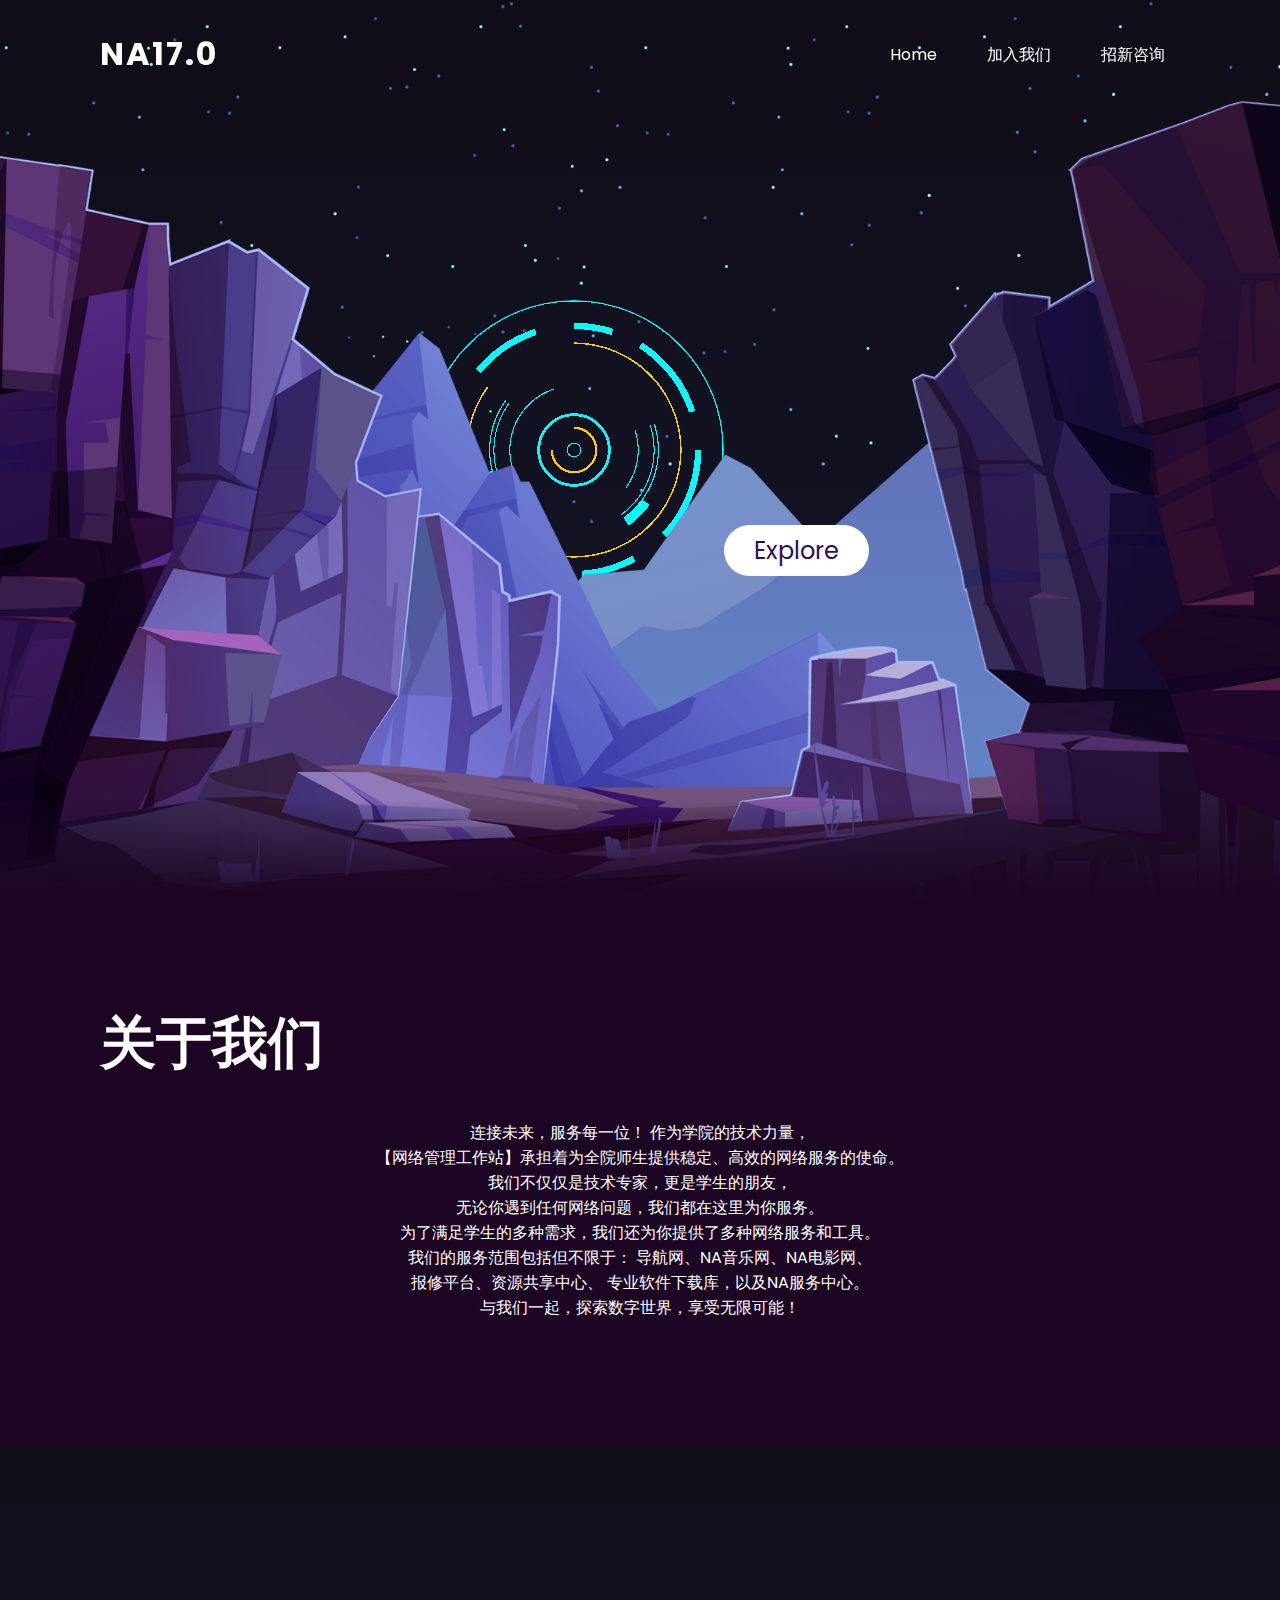
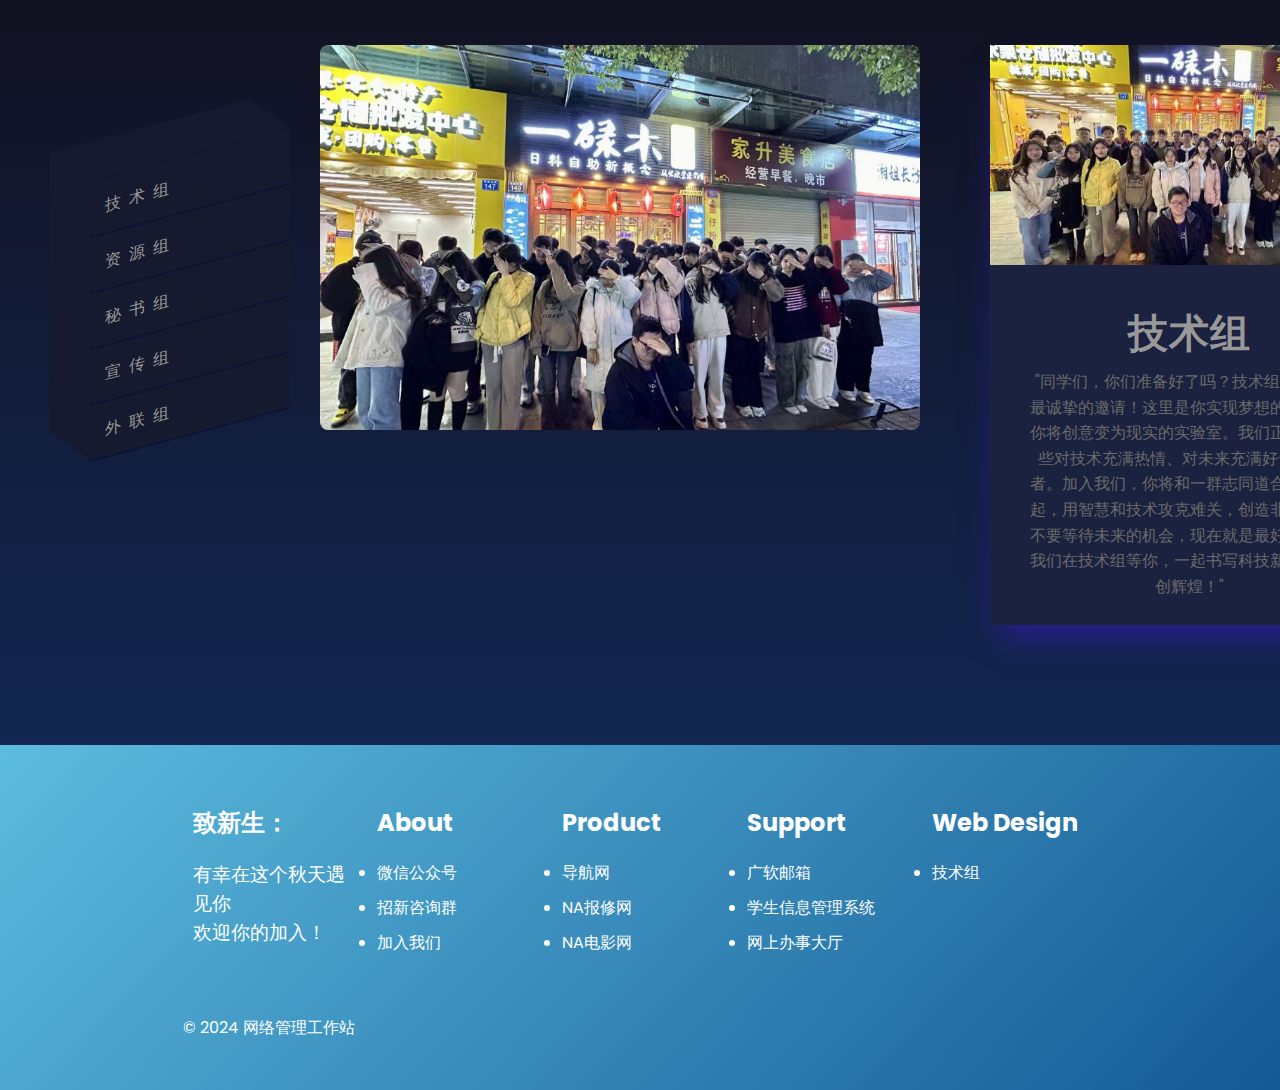
<file: index.html>
<!DOCTYPE html>
<html lang="en">
  <head>
    <title>NA17.0网络管理工作站招新2024</title>
    <link rel="icon" href="./favicon.ico" type="images/x-ico" />
    <!-- 兼容性设置 -->
    <meta
      name="viewport"
      content="width=device-width, initial-scale=1.0, maximum-scale=1.0, user-scalable=no"
    />
    <link rel="stylesheet" type="text/css" href="./style.css" />
    <link rel="stylesheet" href="1.js" />
  </head>

  <body>
    <header>
      <a href="./images/image.png" class="logo">NA17.0</a>
      <ul>
        <li><a href="./Switch.html" class="active">Home</a></li>
        <li>
          <a href="./Contact.html" onclick="jump('Contact.html')">加入我们</a>
        </li>
        <li><a href="#" class="active">招新咨询</a></li>
      </ul>
    </header>
    <section>
      <img src="images/stars.png" id="stars" />
      <!-- <img src="images/image.png" id="moon"> -->
         
      <div class="container">
             
        <!-- 创建一个包含所有环形的容器 -->
             
        <div class="ring ring-1"></div>
             
        <!-- 第一个环形 -->
             
        <div class="ring ring-2"></div>
             
        <!-- 第二个环形 -->
             
        <div class="ring ring-3"></div>
             
        <!-- 第三个环形 -->
             
        <div class="ring ring-4"></div>
             
        <!-- 第四个环形 -->
             
        <div class="ring ring-5-1"></div>
             
        <!-- 第五个环形的第一部分 -->
             
        <div class="ring ring-5-2"></div>
             
        <!-- 第五个环形的第二部分 -->
             
        <div class="ring ring-6"></div>
             
        <!-- 第六个环形 -->
             
        <div class="ring ring-7"></div>
             
        <!-- 第七个环形 -->
             
        <div class="ring ring-8"></div>
             
        <!-- 第八个环形 -->
             
        <div class="ring ring-9"></div>
             
        <!-- 第九个环形 -->
           
      </div>
      <img src="images/mountains_behind.png" id="mountains_behind" />
      <h2 id="text">NA17.0</h2>
      <a href="#sec" id="btn">Explore</a>

      <img src="images/mountains_front.png" id="mountains_front" />
    </section>
    <div class="sec" id="sec">
      <h2>关于我们</h2>
      <p class="department-desc right">
        连接未来，服务每一位！ 作为学院的技术力量，
        【网络管理工作站】承担着为全院师生提供稳定、高效的网络服务的使命。
        我们不仅仅是技术专家，更是学生的朋友，
        无论你遇到任何网络问题，我们都在这里为你服务。
        为了满足学生的多种需求，我们还为你提供了多种网络服务和工具。
        我们的服务范围包括但不限于： 导航网、NA音乐网、NA电影网、
        报修平台、资源共享中心、 专业软件下载库，以及NA服务中心。
        与我们一起，探索数字世界，享受无限可能！
      </p>
    </div>
    <div class="main-container">
      <div class="bar">
        <ul>
          <li style="--z: 5"><a href="#111" data-target="card1">技术组</a></li>
          <li style="--z: 4"><a href="#222" data-target="card2">资源组</a></li>
          <li style="--z: 3"><a href="#333" data-target="card3">秘书组</a></li>
          <li style="--z: 2"><a href="#444" data-target="card4">宣传组</a></li>
          <li style="--z: 1"><a href="#555" data-target="card5">外联组</a></li>
        </ul>
      </div>

      <!-- ------------------以下是展开全屏卡片 -->
      <div class="wrapper">
        <!-- 卡片1 -->
        <div class="cards" id="card1">
          <div class="box">
            <div class="scroll-container">
              <img src="images/jsb1.jpg" class="item" />
              <img src="images/jsb3.jpg" class="item" />
            </div>
          </div>
          <div class="book">
            <div class="book__cover">
              <div class="header-image1">
                <div class="overlay"></div>
              </div>
              <div class="title-wrap">
                <h1 class="article-title">技术组</h1>
              </div>
              <p class="book__cover-exerpt">
                <!--卡片短文简介 -->
                "同学们，你们准备好了吗？技术组向你发出最诚挚的邀请！这里是你实现梦想的起点，是你将创意变为现实的实验室。我们正在寻找那些对技术充满热情、对未来充满好奇的探索者。加入我们，你将和一群志同道合的伙伴一起，用智慧和技术攻克难关，创造非凡成就。不要等待未来的机会，现在就是最好的时刻！我们在技术组等你，一起书写科技新篇章，共创辉煌！"
                <br /><br />
              </p>
            </div>
            <div class="book__content">
              <!-- 全屏下的长文介绍,drop-cap是首字放大 -->
              <p>
                <span class="drop-cap">数</span>
                字时代的守护者，网络的维护专家！
                <br />
                你是否对网络技术充满热情？
                <br />
                【技术组】专门负责宿舍网络设备的维护和管理。
                <br />
                我们保证每位同学都能享受到稳定、快速的网络服务。
                <br />
                如果你有技术背景或对网络维护有浓厚的兴趣，
                <br />
                这里是你的舞台！
                <br />
                与我们一起，确保整个校园的数字连接无间断！
              </p>
            </div>
          </div>
        </div>
        <!-- 卡片2 -->
        <div class="cards" id="card2" style="display: none" ;>
          <div class="box">
            <div class="scroll-container">
              <img src="images/12.11.jpg" class="item" />
              <img src="images/12.18.jpg" class="item" />
            </div>
          </div>
          <div class="book">
            <div class="book__cover">
              <div class="header-image2">
                <div class="overlay"></div>
              </div>
              <div class="title-wrap">
                <h1 class="article-title">资源组</h1>
              </div>
              <p class="book__cover-exerpt">
                <!--卡片短文简介 -->
                <br />
                Resources Department
                <br />
                数字海洋的导航者，资源的掌舵人！
                <br />
                在这个无限可能的数字时代，你是否对协会内网的资源怀揣着无尽的好奇与探索欲？
                <br />
                【资源组】是协会内网资源的守护者
                <br />
                从电影到音乐
                <br />
                你将学习到如何高效管理海量数据，让每一份资源都能发挥其最大的价值。
                <br />
                我们期待你的加入！
                <br />
              </p>
            </div>
            <div class="book__content">
              <!-- 全屏下的长文介绍,drop-cap是首字放大 -->
              <p>
                <span class="drop-cap">R</span>esources Department
                <br />
                数字海洋的导航者，资源的掌舵人！
                <br />
                在这个无限可能的数字时代，你是否对协会内网的资源怀揣着无尽的好奇与探索欲？
                <br />
                【资源组】是协会内网资源的守护者
                <br />
                从电影到音乐
                <br />
                你将学习到如何高效管理海量数据，让每一份资源都能发挥其最大的价值。
                <br />
                我们期待你的加入！
                <br />
              </p>
            </div>
          </div>
        </div>
        <!-- 卡片3 -->
        <div class="cards" id="card3" style="display: none" ;>
          <div class="box">
            <div class="scroll-container">
              <img src="images/msb1.jpeg" class="item" />
              <img src="images/msb2.jpeg" class="item" />
            </div>
          </div>
          <div class="book">
            <div class="book__cover">
              <div class="header-image3">
                <div class="overlay"></div>
              </div>
              <div class="title-wrap">
                <h1 class="article-title">秘书组</h1>
              </div>
              <p class="book__cover-exerpt">
                <!--卡片短文简介 -->
                秘书组的工作内容丰富而多元，从日常的会议安排、文件整理，
                <br />
                到重要活动的策划与组织，再到与各组门的沟通协调，每一个环节都离不开秘书组成员的精心付出。
                <br />
                他们是信息的传递者，确保每一条重要通知都能准确无误地传达给每一位成员；
                <br />
                他们是资料的守护者，将各类文件整理得井井有条，方便随时查阅；
                <br />
                他们还是活动的幕后英雄，精心策划每一个细节，让每一次活动都能圆满成功。
                <br />
              </p>
            </div>
            <div class="book__content">
              <!-- 全屏下的长文介绍,drop-cap是首字放大 -->
              <p>
                <span class="drop-cap">而</span>
                在工作之余，秘书组的团建活动同样精彩纷呈。
                <br />
                在温馨的聚餐中，大家分享着美食，交流着工作与生活的点滴，欢声笑语中拉近了彼此的距离。
                <br />
                户外拓展时，大家携手合作，共同攻克一个又一个难关，增强了团队的凝聚力和协作能力。
                <br />
                在轻松的郊游中，欣赏大自然的美景，放松身心，为接下来的工作积蓄能量。
                <br />
                秘书组，不仅是工作的伙伴，更是生活中的朋友。
                <br />
                在这里，我们一起成长，一起进步，一起为了共同的目标而努力奋斗。
                <br />
                加入秘书组，您将收获专业的工作技能，感受到团队的温暖，体验到成长的喜悦。
                <br />
                让我们携手共进，在秘书组创造属于我们的精彩篇章！
                <br />
              </p>
            </div>
          </div>
        </div>
        <!-- 卡片4 -->
        <div class="cards" id="card4" style="display: none" ;>
          <div class="box">
            <div class="scroll-container">
              <img src="images/xcb1.jpeg" class="item" />
              <img src="images/xcb2.jpeg" class="item" />
            </div>
          </div>
          <div class="book">
            <div class="book__cover">
              <div class="header-image4">
                <div class="overlay"></div>
              </div>
              <div class="title-wrap">
                <h1 class="article-title">宣传组</h1>
              </div>
              <p class="book__cover-exerpt">
                <!--卡片短文简介 -->
                "协会故事的编织者，创意火花的点燃者！
                <br />
                你是否有着满脑子创意、拥有一双发现美的眼睛？
                <br />
                "穿越文字的海洋，塑造未来的色彩！宣传组等你来，一起编织梦想的翅膀！"
                <br /><br />
              </p>
            </div>
            <div class="book__content">
              <!-- 全屏下的长文介绍,drop-cap是首字放大 -->
              <p>
                <span class="drop-cap">【宣</span>
                传组】——协会形象的设计师，协会声音的传播者
                我们寻觅你的创新灵感，渴求你的沟通魔法
                加入我们的行列，共同塑造影响力 让协会的故事，因你而精彩无限！"
              </p>
            </div>
          </div>
        </div>
        <!-- 卡片5 -->
        <div class="cards" id="card5" style="display: none" ;>
          <div class="box">
            <div class="scroll-container">
              <img src="images/wlb1.jpeg" class="item" />
              <img src="images/wlb2.jpeg" class="item" />
            </div>
          </div>
          <div class="book">
            <div class="book__cover">
              <div class="header-image5">
                <div class="overlay"></div>
              </div>
              <div class="title-wrap">
                <h1 class="article-title">外联组</h1>
              </div>
              <p class="book__cover-exerpt">
                <!--卡片短文简介 -->
                外联组是NA的一个重要组门，是组织与商家沟通的桥梁。
                外联组的核心任务是拉赞助，为NA的日常开销和各项活动提供资金支持。
                这需要与校外商家和组织机构建立良好的合作关系。
                <br /><br />
              </p>
            </div>
            <div class="book__content">
              <!-- 全屏下的长文介绍,drop-cap是首字放大 -->
              <p>
                <span class="drop-cap">外</span>
                联组欢迎各位同学的加入，组门内组和谐友爱，加入外联组一起变得更好
              </p>
            </div>
          </div>
        </div>
      </div>
    </div>
    <footer class="footer section">
      <div class="footer__container grid">
        <div class="footer__content grid">
          <div class="footer__data">
            <h3 class="footer__title">致新生：</h3>
            <p class="footer__description">
              有幸在这个秋天遇见你 <br />
              欢迎你的加入！
            </p>
          </div>
          <div class="footer__data">
            <h3 class="footer__subtitle">About</h3>
            <ul>
              <li class="footer__item">
                <a class="footer__link" href="images/nc.jpg">微信公众号</a>
              </li>
              <li class="footer__item">
                <a class="footer__link" href="images/zx.jpg">招新咨询群</a>
              </li>
              <!-- <li class="footer__item">
              <a class="footer__link" href="#main-content">关于我们</a>
            </li> -->
              <li class="footer__item">
                <a class="footer__link" href="Contact.html">加入我们</a>
              </li>
            </ul>
          </div>
          <div class="footer__data">
            <h3 class="footer__subtitle">Product</h3>
            <ul>
              <li class="footer__item">
                <a class="footer__link" href="http://home.seig.edu.cn/"
                  >导航网</a
                >
              </li>
              <li class="footer__item">
                <a class="footer__link" href="https://service.seig.edu.cn/"
                  >NA报修网</a
                >
              </li>
              <li class="footer__item">
                <a class="footer__link" href="http://navod.scse.com.cn/"
                  >NA电影网</a
                >
              </li>
            </ul>
          </div>
          <div class="footer__data">
            <h3 class="footer__subtitle">Support</h3>
            <ul>
              <li class="footer__item">
                <a class="footer__link" href="http://mail.seig.edu.cn/"
                  >广软邮箱</a
                >
              </li>
              <li class="footer__item">
                <a class="footer__link" href="https://stu.seig.edu.cn/"
                  >学生信息管理系统</a
                >
              </li>
              <li class="footer__item">
                <a class="footer__link" href="https://ehall.seig.edu.cn/#/index"
                  >网上办事大厅</a
                >
              </li>
            </ul>
          </div>
          <div class="footer__data">
            <h3 class="footer__subtitle">Web Design</h3>
            <ul>
              <li class="footer__TS">
                <a class="footer__link">技术组</a>
              </li>
            </ul>
          </div>
          <div class="footer__rights">
            <p class="footer__copy">© 2024 网络管理工作站</p>
            <div class="footer__terms"></div>
          </div>
        </div>
      </div>
    </footer>
    <!-- 光标跟随 -->
    <!-- <div class="img"></div> -->
    <!--下面这一行script是全屏展开卡片的关键，勿删 -->
    <script src="https://code.jquery.com/jquery-3.3.1.js"></script>

    <script>
      let stars = document.getElementById("stars");
      let moon = document.getElementById("moon");
      let mountains_behind = document.getElementById("mountains_behind");
      let text = document.getElementById("text");
      let btn = document.getElementById("btn");
      let mountains_front = document.getElementById("mountains_front");
      let header = document.querySelector("header");

      window.addEventListener("scroll", function () {
        let value = window.scrollY;
        stars.style.left = value * 0.25 + "px";
        moon.style.top = value * 1.05 + "px";
        mountains_behind.style.top = value * 0.5 + "px";
        mountains_front.style.top = value * 0 + "px";
        text.style.marginRight = value * 4 + "px";
        text.style.marginTop = value * 1.5 + "px";
        btn.style.marginTop = value * 1.5 + "px";
        header.style.top = value * 0.5 + "px";
      });

      // ----------------点击展开全屏卡片函数
      ("use strict");

      $(".book").on("click", function () {
        $(this).toggleClass("book--expanded");
        $(this).scrollTop(
          0
        ); /* 这一行：点开全屏的时候再次点击会缩回卡片，此时如果滚动条不在顶部的话缩回去就是白的。应该点击退出的时候让卡片的文档高度置为0 */
      });

      // ----------------导航栏选择不同部门介绍的卡片函数
      document.addEventListener("DOMContentLoaded", function () {
        const navLinks = document.querySelectorAll(".bar a");
        const cards = document.querySelectorAll(".wrapper .cards");

        navLinks.forEach((link) => {
          link.addEventListener("click", function (event) {
            event.preventDefault(); // 阻止链接默认行为
            const targetCardId = this.getAttribute("data-target");
            showCard(targetCardId);
          });
        });

        function showCard(cardId) {
          // 隐藏所有卡片
          cards.forEach((card) => {
            card.style.display = "none";
          });

          // 显示目标卡片
          const targetCard = document.getElementById(cardId);
          targetCard.style.display = "block";
        }
      });

      // // 光标跟随
      // let img = document.querySelector('.img')
      // // 定义小图片的旋转角度
      // let deg = 0
      // // 定义小图片位于网页左侧的位置
      // let imgx = 0
      // // 定义小图片位于网页顶部的位置
      // let imgy = 0
      // // 定义小图片x轴的位置
      // let imgl = 0
      // // 定义小图片y轴的位置
      // let imgt = 0
      // // 定义小图片翻转的角度
      // let y = 0
      // // 定义一个计数器
      // let index = 0

      // window.addEventListener('mousemove', function (xyz) {
      //   // 获取网页左侧距离的图片位置
      //   imgx = xyz.x - img.offsetLeft - img.clientWidth / 2
      //   // 多去网页顶部距离图片的位置
      //   imgy = xyz.y - img.offsetTop - img.clientHeight / 2
      //   // 套入公式，定义图片的旋转角度
      //   deg = 360 * Math.atan(imgy / imgx) / (2 * Math.PI)
      //   // 每当鼠标移动的时候重置index
      //   index = 0
      //   // 定义当前鼠标的位置
      //   let x = event.clientX
      //   // 当鼠标的x轴大于图片的时候，提普安就要对着鼠标，所以需要将图片翻转过来
      //   // 否则就不用翻转
      //   if (img.offsetLeft < x) {
      //     y = -180
      //   } else {
      //     y = 0
      //   }
      // })
      // setInterval(() => {
      //   // 设置小图片的旋转和翻转
      //   img.style.transform = "rotateZ(" + deg + "deg) rotateY(" + y + "deg)"
      //   index++
      //   // 在这里设置小图片的位置和速度，并判断小图片到达鼠标位置时停止移动
      //   if (index < 50) {
      //     imgl += imgx / 50
      //     imgt += imgy / 50
      //   }
      //   img.style.left = imgl + "px"
      //   img.style.top = imgt + "px"
      // }, 10)
    </script>
  </body>
</html>
</file>
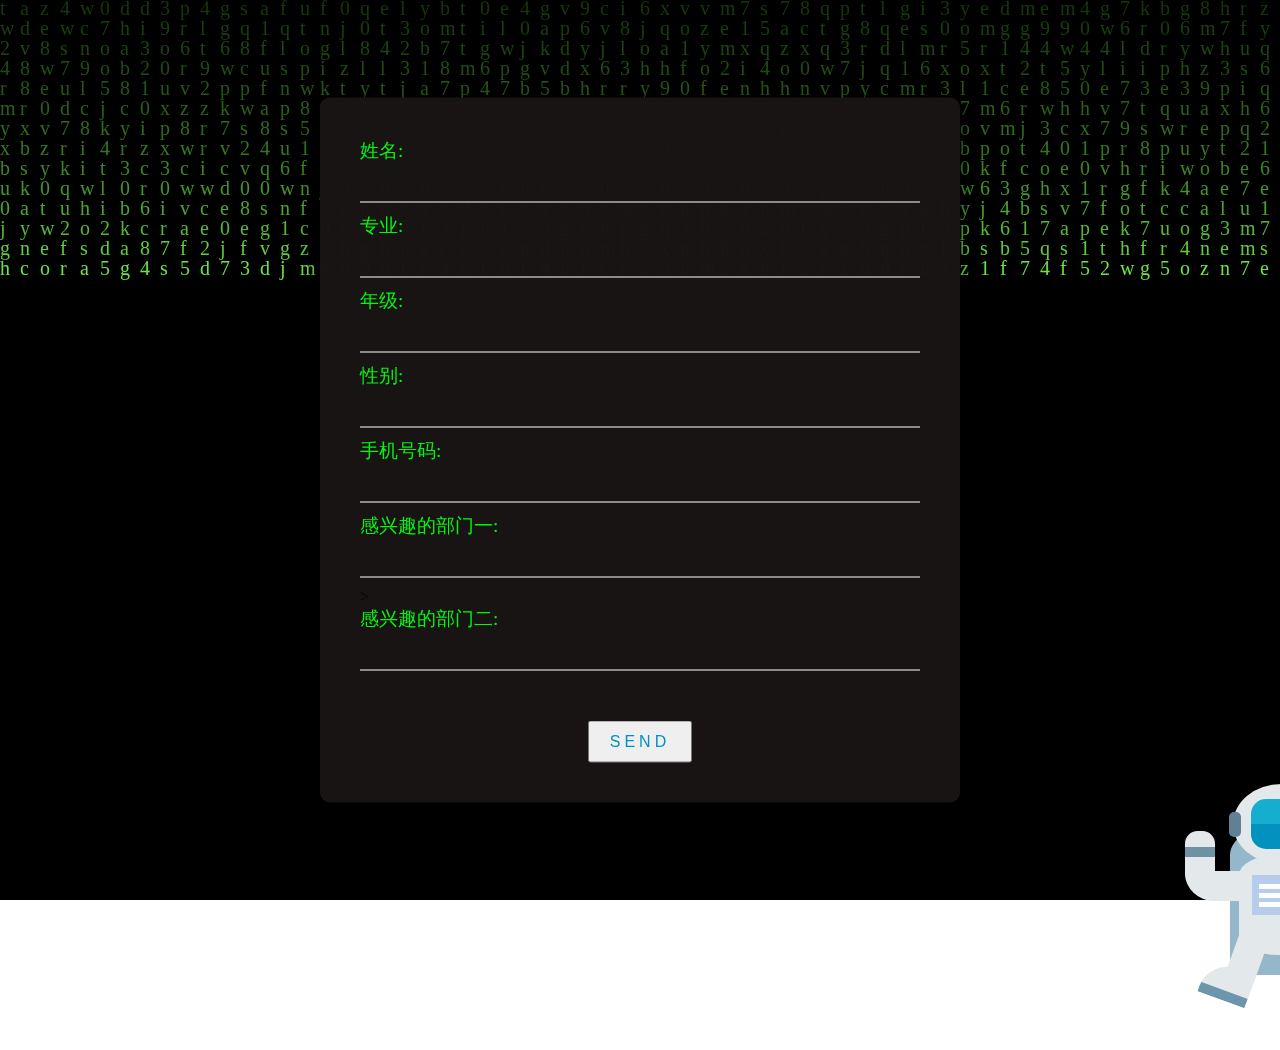
<file: Contact.html>
<!DOCTYPE html>
<html lang="en">
  <head>
    <meta charset="UTF-8" />
    <meta
      name="viewport"
      content="width=device-width, initial-scale=1.0, maximum-scale=1.0, user-scalable=no"
    />
    <title>加入我们</title>
  </head>
  <style>
    * {
      margin: 0;
      padding: 0;
    }

    body {
      overflow: hidden;
    }

    canvas {
      background-color: #000;
      width: 100vw;
      height: 100vh;
    }
    .login-box {
      position: absolute;
      top: 50%;
      left: 50%;
      width: 50%;
      padding: 40px;
      transform: translate(-50%, -50%);
      background: rgba(24, 20, 20, 0.987);
      box-sizing: border-box;
      box-shadow: 0 15px 25px rgba(0, 0, 0, 0.6);
      border-radius: 10px;
    }
    @media (max-width: 768px) {
      .login-box {
        position: absolute;
        top: 50%;
        left: 50%;
        width: 80%;
        padding: 40px;
        transform: translate(-50%, -50%);
        background: rgba(24, 20, 20, 0.987);
        box-sizing: border-box;
        box-shadow: 0 15px 25px rgba(0, 0, 0, 0.6);
        border-radius: 10px;
      }
    }

    .login-box .user-box {
      position: relative;
    }

    .login-box .user-box input {
      width: 100%;
      padding: 10px 0;
      font-size: 16px;
      color: #fff;
      margin-bottom: 10px;
      border: none;
      border-bottom: 1px solid #fff;
      outline: none;
      background: transparent;
    }

    .login-box .user-box label {
      position: absolute;
      top: 0;
      left: 0;
      padding: 10px 0;
      font-size: 16px;
      color: #fff;
      pointer-events: none;
      transition: 0.5s;
    }

    .login-box .user-box input:focus ~ label,
    .login-box .user-box input:valid ~ label {
      top: -20px;
      left: 0;
      color: #bdb8b8;
      font-size: 12px;
    }

    .login-box form button {
      position: relative;
      display: inline-block;
      padding: 10px 20px;
      color: #ffffff;
      font-size: 16px;
      text-decoration: none;
      text-transform: uppercase;
      overflow: hidden;
      transition: 0.5s;
      margin-top: 40px;
      letter-spacing: 4px;
    }

    .login-box button:hover {
      background: #03f40f;
      color: #fff;
      border-radius: 5px;
      box-shadow: 0 0 5px #03f40f, 0 0 25px #03f40f, 0 0 50px #03f40f,
        0 0 100px #03f40f;
    }

    .login-box button span {
      position: absolute;
      display: block;
    }

    @keyframes btn-anim1 {
      0% {
        left: -100%;
      }

      50%,
      100% {
        left: 100%;
      }
    }

    .login-box a span:nth-child(1) {
      bottom: 2px;
      left: -100%;
      width: 100%;
      height: 2px;
      background: linear-gradient(90deg, transparent, #03f40f);
      animation: btn-anim1 2s linear infinite;
    }

    @keyframes astronaut {
      0% {
        transform: rotate(0deg);
      }

      100% {
        transform: rotate(360deg);
      }
    }

    .astronaut {
      width: 250px;
      height: 300px;
      position: absolute;
      z-index: 11;
      top: calc(100% - 150px);
      /* 相对于页面底部减去150px */
      left: calc(100% - 125px);
      /* 相对于页面右侧减去125px */
      animation: astronaut 5s linear infinite;
    }

    .schoolbag {
      width: 100px;
      height: 150px;
      position: absolute;
      z-index: 1;
      top: calc(50% - 75px);
      left: calc(50% - 50px);
      background-color: #94b7ca;
      border-radius: 50px 50px 0 0 / 30px 30px 0 0;
    }

    .head {
      width: 97px;
      height: 80px;
      position: absolute;
      z-index: 3;
      background: -webkit-linear-gradient(
        left,
        #e3e8eb 0%,
        #e3e8eb 50%,
        #fbfdfa 50%,
        #fbfdfa 100%
      );
      border-radius: 50%;
      top: 34px;
      left: calc(50% - 47.5px);
    }

    .head:after {
      content: "";
      width: 60px;
      height: 50px;
      position: absolute;
      top: calc(50% - 25px);
      left: calc(50% - 30px);
      background: -webkit-linear-gradient(
        top,
        #15aece 0%,
        #15aece 50%,
        #0391bf 50%,
        #0391bf 100%
      );
      border-radius: 15px;
    }

    .head:before {
      content: "";
      width: 12px;
      height: 25px;
      position: absolute;
      top: calc(50% - 12.5px);
      left: -4px;
      background-color: #618095;
      border-radius: 5px;
      box-shadow: 92px 0px 0px #618095;
    }

    .body {
      width: 85px;
      height: 100px;
      position: absolute;
      z-index: 2;
      background-color: #fffbff;
      border-radius: 40px / 20px;
      top: 105px;
      left: calc(50% - 41px);
      background: -webkit-linear-gradient(
        left,
        #e3e8eb 0%,
        #e3e8eb 50%,
        #fbfdfa 50%,
        #fbfdfa 100%
      );
    }

    .panel {
      width: 60px;
      height: 40px;
      position: absolute;
      top: 20px;
      left: calc(50% - 30px);
      background-color: #b7cceb;
    }

    .panel:before {
      content: "";
      width: 30px;
      height: 5px;
      position: absolute;
      top: 9px;
      left: 7px;
      background-color: #fbfdfa;
      box-shadow: 0px 9px 0px #fbfdfa, 0px 18px 0px #fbfdfa;
    }

    .panel:after {
      content: "";
      width: 8px;
      height: 8px;
      position: absolute;
      top: 9px;
      right: 7px;
      background-color: #fbfdfa;
      border-radius: 50%;
      box-shadow: 0px 14px 0px 2px #fbfdfa;
    }

    .arm {
      width: 80px;
      height: 30px;
      position: absolute;
      top: 121px;
      z-index: 2;
    }

    .arm-left {
      left: 30px;
      background-color: #e3e8eb;
      border-radius: 0 0 0 39px;
    }

    .arm-right {
      right: 30px;
      background-color: #fbfdfa;
      border-radius: 0 0 39px 0;
    }

    .arm-left:before,
    .arm-right:before {
      content: "";
      width: 30px;
      height: 70px;
      position: absolute;
      top: -40px;
    }

    .arm-left:before {
      border-radius: 50px 50px 0px 120px / 50px 50px 0 110px;
      left: 0;
      background-color: #e3e8eb;
    }

    .arm-right:before {
      border-radius: 50px 50px 120px 0 / 50px 50px 110px 0;
      right: 0;
      background-color: #fbfdfa;
    }

    .arm-left:after,
    .arm-right:after {
      content: "";
      width: 30px;
      height: 10px;
      position: absolute;
      top: -24px;
    }

    .arm-left:after {
      background-color: #6e91a4;
      left: 0;
    }

    .arm-right:after {
      right: 0;
      background-color: #b6d2e0;
    }

    .leg {
      width: 30px;
      height: 40px;
      position: absolute;
      z-index: 2;
      bottom: 70px;
    }

    .leg-left {
      left: 76px;
      background-color: #e3e8eb;
      transform: rotate(20deg);
    }

    .leg-right {
      right: 73px;
      background-color: #fbfdfa;
      transform: rotate(-20deg);
    }

    .leg-left:before,
    .leg-right:before {
      content: "";
      width: 50px;
      height: 25px;
      position: absolute;
      bottom: -26px;
    }

    .leg-left:before {
      left: -20px;
      background-color: #e3e8eb;
      border-radius: 30px 0 0 0;
      border-bottom: 10px solid #6d96ac;
    }

    .leg-right:before {
      right: -20px;
      background-color: #fbfdfa;
      border-radius: 0 30px 0 0;
      border-bottom: 10px solid #b0cfe4;
    }
  </style>

  <body>
    <script>
      document
        .querySelector(".apply-form")
        .addEventListener("submit", async function (event) {
          event.preventDefault();

          const formData = {
            student_name: document.querySelector('input[name="student-name"]')
              .value,
            student_id: document.querySelector('input[name="student-id"]')
              .value,
            major: document.querySelector('input[name="major"]').value,
            class: document.querySelector('input[name="class"]').value,
            gender: document.querySelector('input[name="gender"]').value,
            department_1: document.querySelector('input[name="department-1"]')
              .value,
            department_2: document.querySelector('input[name="department-2"]')
              .value,
          };

          try {
            const response = await fetch("/submit", {
              method: "POST",
              headers: {
                "Content-Type": "application/json",
              },
              body: JSON.stringify(formData),
            });

            const data = await response.json();

            if (data.message) {
              alert("提交成功，期待你的加入！");
            } else {
              alert("提交失败，请重试！");
            }
          } catch (error) {
            alert("提交失败，请重试！");
          }
        });
    </script>
    <canvas></canvas>
    <div class="login-box">
      <form action="submit.php" class="apply-form" method="post">
        <label for="student-name" style="color: #03f40f; font-size: larger"
          >姓名:</label
        >
        <div class="user-box">
          <input
            id="student-name"
            name="student_name"
            required
            oninput="checkInputs();updateButtonColor()"
            type="text"
          />
        </div>
        <label for="major" style="color: #03f40f; font-size: larger"
          >专业:</label
        >
        <div class="user-box">
          <input
            id="major"
            name="major"
            required
            oninput="checkInputs();updateButtonColor()"
            type="text"
          />
        </div>
        <label for="class" style="color: #03f40f; font-size: larger"
          >年级:</label
        >
        <div class="user-box">
          <input
            list="c"
            id="class"
            name="class_"
            required
            oninput="checkInputs();updateButtonColor()"
            type="text"
          />
          <datalist id="c">
            <option value="22级(大三)"></option>
            <option value="23级(大二)"></option>
            <option value="24级(大一)"></option>
          </datalist>
        </div>
        <label for="gender" style="color: #03f40f; font-size: larger"
          >性别:</label
        >
        <div class="user-box">
          <input
            list="genders"
            id="gender"
            name="gender"
            required
            oninput="checkInputs();updateButtonColor()"
            type="text"
          />
        </div>
        <label for="telephone_number" style="color: #03f40f; font-size: larger"
          >手机号码:</label
        >
        <div class="user-box">
          <input
            id="telephone_number"
            name="telephone_number"
            required
            oninput="checkInputs();updateButtonColor()"
            type="text"
          />
        </div>
        <label for="department-1" style="color: #03f40f; font-size: larger"
          >感兴趣的部门一:</label
        >
        <div class="user-box">
          <input
            list="departments"
            id="department-1"
            name="department_1"
            required
            oninput="checkInputs();updateButtonColor()"
            type="text"
          />
          <datalist id="departments">
            <option value="技术组"></option>
            <option value="资源组"></option>
            <option value="秘书组"></option>
            <option value="宣传组"></option>
            <option value="外联组"></option></datalist
          >>
        </div>
        <label for="department-2" style="color: #03f40f; font-size: larger"
          >感兴趣的部门二:</label
        >
        <div class="user-box">
          <input
            list="departments"
            id="department-2"
            name="department_2"
            required
            oninput="checkInputs();updateButtonColor()"
            type="text"
          />
        </div>
        <center>
          <button
            type="submit"
            value="提交"
            onclick="submitForm()"
            style="color: #0391bf"
          >
            SEND
          </button>
        </center>
      </form>
    </div>
    <div data-js="astro" class="astronaut">
      <div class="head"></div>
      <div class="arm arm-left"></div>
      <div class="arm arm-right"></div>
      <div class="body">
        <div class="panel"></div>
      </div>
      <div class="leg leg-left"></div>
      <div class="leg leg-right"></div>
      <div class="schoolbag"></div>
    </div>
  </body>
  <script>
    // Check if all inputs are filled
    function checkInputs() {
      if (
        document.querySelector('input[name="student_name"]').value &&
        document.querySelector('input[name="major"]').value &&
        document.querySelector('input[name="class_"]').value &&
        document.querySelector('input[name="gender"]').value &&
        document.querySelector('input[name="telephone_number"]').value &&
        document.querySelector('input[name="department_1"]').value &&
        document.querySelector('input[name="department_2"]').value
      ) {
        button.style.transform = "none";
        button.style.boxShadow = "none";
      }
    }

    // Add event listeners to all input fields to update the progress bar on input
    document.querySelectorAll('input[type="text"]').forEach((input) => {
      input.addEventListener("input", () => {
        updateButtonColor();
        checkInputs();
      });
    });

    // 要操作的画布
    const cvs = document.querySelector("canvas");
    // 画布上下文
    const ctx = cvs.getContext("2d");

    // 初始化画布宽高
    function init() {
      cvs.width = window.innerWidth * devicePixelRatio;
      cvs.height = window.innerHeight * devicePixelRatio;
    }
    init();

    // 根据DPR计算字体的大小（devicePixelRatio 设备像素比）
    const fontSize = 20 * devicePixelRatio;
    // 设置字体、字体大小（和CSS设置字体一样）
    ctx.font = `${fontSize}px "Consolas"`;
    // 计算总列数（fontSize相当于每列的宽度）
    const columnCount = Math.floor(cvs.width / fontSize);
    // 根据列数创建数组并填充为0
    const charIndex = new Array(columnCount).fill(0);

    // 绘制代码雨
    function draw() {
      // 加个渐隐效果
      ctx.fillStyle = "rgba(0,0,0,0.1)";
      ctx.fillRect(0, 0, cvs.width, cvs.height);
      // 设置字体颜色
      ctx.fillStyle = "#6be445";
      // 设置文本基线为顶部
      ctx.textBaseline = "top";
      for (let i = 0; i < columnCount; i++) {
        // 获取随机字符
        const text = getRandomChar();
        // 计算文字的x、y坐标
        const x = i * fontSize;
        const y = charIndex[i] * fontSize;
        // 绘制文本
        ctx.fillText(text, x, y);
        // 超出画布归零
        // 这里需要再加个判断，使之错开归零的时间点（Math.random()>0.99）
        if (y > cvs.height && Math.random() > 0.99) {
          charIndex[i] = 0;
        } else {
          charIndex[i]++;
        }
      }
    }
    // 开始绘制
    draw();
    // 每个50毫秒绘制一次
    setInterval(draw, 50);

    // 获取随机字符
    function getRandomChar() {
      const str = "0123456789abcdefghijklmnopqrstuvwxyz";
      return str[Math.floor(Math.random() * str.length)];
    }
  </script>
</html>
</file>
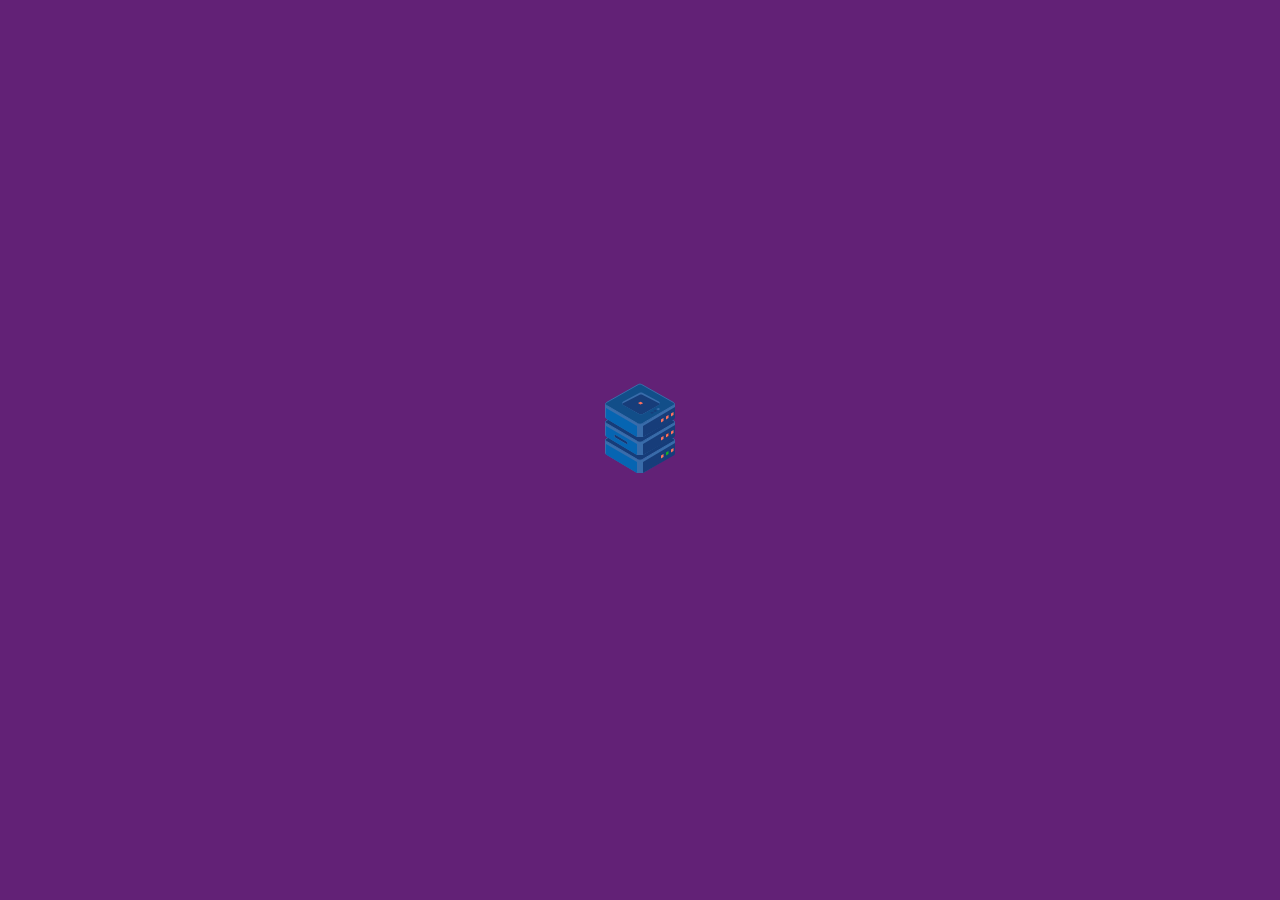
<file: loading1.html>
<!DOCTYPE html>
<html lang="en">

<head>
  <meta charset="UTF-8">
  <meta name="viewport" content="width=device-width, initial-scale=1.0">
  <title>Document</title>
</head>
<style>
  body,
  html {
    height: 100%;
    margin: 0;
    background-color: rgb(98, 33, 118);
    /* 设置背景颜色为黑色 */
    display: flex;
    justify-content: center;
    /* 水平居中 */
    align-items: center;
    /* 垂直居中 */
  }

  /* From Uiverse.io by Juanes200122 */
  .container_SevMini {
    display: flex;
    justify-content: center;
    align-items: center;
    flex-direction: column;
  }

  .Ghost {
    transform: translate(0px, -25px);
    z-index: -1;
    animation: opacidad 4s infinite ease-in-out;
  }

  @keyframes opacidad {
    0% {
      opacity: 1;
      scale: 1;
    }

    50% {
      opacity: 0.5;
      scale: 0.9;
    }

    100% {
      opacity: 1;
      scale: 1;
    }
  }

  @keyframes estroboscopico {
    0% {
      opacity: 1;
    }

    50% {
      opacity: 0;
    }

    51% {
      opacity: 1;
    }

    100% {
      opacity: 1;
    }
  }

  @keyframes rebote {

    0%,
    100% {
      transform: translateY(0);
    }

    50% {
      transform: translateY(-10px);
    }
  }

  @keyframes estroboscopico1 {

    0%,
    50%,
    100% {
      fill: rgb(255, 95, 74);
    }

    25%,
    75% {
      fill: rgb(16, 53, 115);
    }
  }

  @keyframes estroboscopico2 {

    0%,
    50%,
    100% {
      fill: #17e300;
    }

    25%,
    75% {
      fill: #17e300b4;
    }
  }

  .SevMini {
    animation: rebote 4s infinite ease-in-out;
  }

  #strobe_led1 {
    animation: estroboscopico 0.5s infinite;
  }

  #strobe_color1 {
    animation: estroboscopico2 0.8s infinite;
  }

  #strobe_color3 {
    animation: estroboscopico1 0.8s infinite;
    animation-delay: 3s;
  }
</style>

<body>
  <div class="container_SevMini">
    <div class="SevMini">
      <svg width="74" height="90" viewBox="0 0 74 90" fill="none" xmlns="http://www.w3.org/2000/svg">
        <path d="M40 76.5L72 57V69.8615C72 70.5673 71.628 71.2209 71.0211 71.5812L40 90V76.5Z" fill="#396CAA"></path>
        <path d="M34 75.7077L2 57V69.8615C2 70.5673 2.37203 71.2209 2.97892 71.5812L34 90V75.7077Z" fill="#396DAC">
        </path>
        <path d="M34 76.5H40V90H34V76.5Z" fill="#396CAA"></path>
        <path
          d="M3.27905 55.593L35.2806 37.5438C36.3478 36.9419 37.6522 36.9419 38.7194 37.5438L70.721 55.593C71.7294 56.1618 71.7406 57.6102 70.7411 58.1945L39.2712 76.593C37.8682 77.4133 36.1318 77.4133 34.7288 76.593L3.25887 58.1945C2.25937 57.6102 2.27061 56.1618 3.27905 55.593Z"
          fill="#163C79" stroke="#396CAA"></path>
        <path d="M40 79L72 60V70.4001C72 71.1151 71.6183 71.7758 70.9987 72.1329L40 90V79Z" fill="#173D7A"></path>
        <path d="M34 79L3 61V71.5751L34 90V79Z" fill="#0665B2"></path>
        <path id="strobe_color1" d="M58 72.5L60.5 71V74L58 75.5V72.5Z" fill="#FF715E"></path>
        <path id="strobe_color2" d="M63 69.5L65.5 68V71L63 72.5V69.5Z" fill="#17e300b4"></path>
        <path d="M68 66.5L70.5 65V68L68 69.5V66.5Z" fill="#FF715E"></path>
        <path d="M40 58.5L72 39V51.8615C72 52.5673 71.628 53.2209 71.0211 53.5812L40 72V58.5Z" fill="#396CAA"></path>
        <path d="M34 57.7077L2 39V51.8615C2 52.5673 2.37203 53.2209 2.97892 53.5812L34 72V57.7077Z" fill="#396DAC">
        </path>
        <path d="M34 58.5H40V72H34V58.5Z" fill="#396CAA"></path>
        <path
          d="M3.27905 37.593L35.2806 19.5438C36.3478 18.9419 37.6522 18.9419 38.7194 19.5438L70.721 37.593C71.7294 38.1618 71.7406 39.6102 70.7411 40.1945L39.2712 58.593C37.8682 59.4133 36.1318 59.4133 34.7288 58.593L3.25887 40.1945C2.25937 39.6102 2.27061 38.1618 3.27905 37.593Z"
          fill="#163C79" stroke="#396CAA"></path>
        <path d="M40 61L72 42V52.4001C72 53.1151 71.6183 53.7758 70.9987 54.1329L40 72V61Z" fill="#173D7A"></path>
        <path d="M34 61L3 43V53.5751L34 72V61Z" fill="#0665B2"></path>
        <path d="M58 54.5L60.5 53V56L58 57.5V54.5Z" fill="#FF715E"></path>
        <path d="M63 51.5L65.5 50V53L63 54.5V51.5Z" fill="black"></path>
        <path id="strobe_color1" d="M63 51.5L65.5 50V53L63 54.5V51.5Z" fill="#FF715E"></path>
        <path d="M68 48.5L70.5 47V50L68 51.5V48.5Z" fill="#FF715E"></path>
        <path d="M40 40.5L72 21V33.8615C72 34.5673 71.628 35.2209 71.0211 35.5812L40 54V40.5Z" fill="#396CAA"></path>
        <path d="M34 39.7077L2 21V33.8615C2 34.5673 2.37203 35.2209 2.97892 35.5812L34 54V39.7077Z" fill="#396DAC">
        </path>
        <path d="M34 40.5H40V54H34V40.5Z" fill="#396CAA"></path>
        <path
          d="M3.27905 19.593L35.2806 1.54381C36.3478 0.941872 37.6522 0.941872 38.7194 1.54381L70.721 19.593C71.7294 20.1618 71.7406 21.6102 70.7411 22.1945L39.2712 40.593C37.8682 41.4133 36.1318 41.4133 34.7288 40.593L3.25887 22.1945C2.25937 21.6102 2.27061 20.1618 3.27905 19.593Z"
          fill="#124E89" stroke="#396CAA"></path>
        <path d="M40 43L72 24V34.4001C72 35.1151 71.6183 35.7758 70.9987 36.1329L40 54V43Z" fill="#173D7A"></path>
        <path d="M34 43L3 25V35.5751L34 54V43Z" fill="#0665B2"></path>
        <path d="M68 30.5L70.5 29V32L68 33.5V30.5Z" fill="#FF715E"></path>
        <path id="strobe_color3" d="M58 36.5L60.5 35V38L58 39.5V36.5Z" fill="#FF715E"></path>
        <path d="M63 33.5L65.5 32V35L63 36.5V33.5Z" fill="#FF715E"></path>
        <path
          d="M20.1902 22.0719C18.8101 21.3026 18.8252 19.3119 20.2168 18.5636L36.1054 10.0189C37.2884 9.3827 38.7116 9.3827 39.8946 10.0189L55.7832 18.5636C57.1748 19.3119 57.1899 21.3026 55.8098 22.0719L40.4345 30.6429C38.9211 31.4865 37.0789 31.4865 35.5655 30.6429L20.1902 22.0719Z"
          fill="#396CAA"></path>
        <path
          d="M11 52.755C11 51.9801 11.8432 51.4997 12.5098 51.8947L23.5196 58.419C24.1273 58.7792 24.5 59.4332 24.5 60.1396V60.245C24.5 61.0199 23.6568 61.5003 22.9902 61.1053L11.9804 54.581C11.3727 54.2208 11 53.5668 11 52.8604V52.755Z"
          fill="#396CAA"></path>
        <mask id="mask0_2_176" style="mask-type:alpha" maskUnits="userSpaceOnUse" x="11" y="51" width="14" height="11">
          <path
            d="M11 52.755C11 51.9801 11.8432 51.4997 12.5098 51.8947L23.5196 58.419C24.1273 58.7792 24.5 59.4332 24.5 60.1396V60.245C24.5 61.0199 23.6568 61.5003 22.9902 61.1053L11.9804 54.581C11.3727 54.2208 11 53.5668 11 52.8604V52.755Z"
            fill="#396CAA"></path>
        </mask>
        <g mask="url(#mask0_2_176)">
          <path
            d="M11.5 52.7417C11.5 51.9803 12.3349 51.5138 12.9833 51.9128L23.5482 58.4143C24.1397 58.7783 24.5 59.4231 24.5 60.1176V61.5L12.4598 54.4195C11.8651 54.0698 11.5 53.4315 11.5 52.7417V52.7417Z"
            fill="#163874"></path>
        </g>
        <mask id="mask1_2_176" style="mask-type:alpha" maskUnits="userSpaceOnUse" x="19" y="9" width="38" height="23">
          <path
            d="M20.1902 22.0719C18.8101 21.3026 18.8252 19.3119 20.2168 18.5636L36.1054 10.0189C37.2884 9.3827 38.7116 9.3827 39.8946 10.0189L55.7832 18.5636C57.1748 19.3119 57.1899 21.3026 55.8098 22.0719L40.4345 30.6429C38.9211 31.4865 37.0789 31.4865 35.5655 30.6429L20.1902 22.0719Z"
            fill="#396CAA"></path>
        </mask>
        <g mask="url(#mask1_2_176)">
          <path
            d="M18 21.3115L36.167 11.9451C37.3171 11.3521 38.6829 11.3521 39.833 11.9451L58 21.3115L40.3567 30.7405C38.8841 31.5275 37.1159 31.5275 35.6433 30.7405L18 21.3115Z"
            fill="#173D7A"></path>
        </g>
        <path d="M37.447 21.565L35 19.9799L37.6941 18.66L40.141 20.245L37.447 21.565Z" fill="#FF715E"></path>
        <path d="M48.9738 30.8646L47.0741 29.7745L49.1792 28.684L51.0789 29.7741L48.9738 30.8646Z" fill="#173E7B">
        </path>
        <path d="M52.0661 29.0093L50.1635 27.9242L52.2657 26.8282L54.1682 27.9133L52.0661 29.0093Z" fill="#173E7B">
        </path>
        <path id="strobe_led1" d="M55.1521 27.1464L53.2538 26.054L55.3602 24.9661L57.2585 26.0586L55.1521 27.1464Z"
          fill="#3A6DAB"></path>
      </svg>
    </div>
    <div class="Ghost">
      <svg width="60" height="36" viewBox="0 0 60 36" fill="none" xmlns="http://www.w3.org/2000/svg">
        <path
          d="M1.96545 19.4296C0.643777 18.6484 0.658726 16.7309 1.99242 15.9705L28.0186 1.12982C29.2467 0.429534 30.7533 0.429533 31.9814 1.12982L58.0076 15.9704C59.3413 16.7309 59.3562 18.6484 58.0346 19.4296L32.5442 34.4962C30.9749 35.4238 29.0251 35.4238 27.4558 34.4962L1.96545 19.4296Z"
          fill="#3C4F6D"></path>
      </svg>
    </div>
  </div>

</body>

</html>
</file>
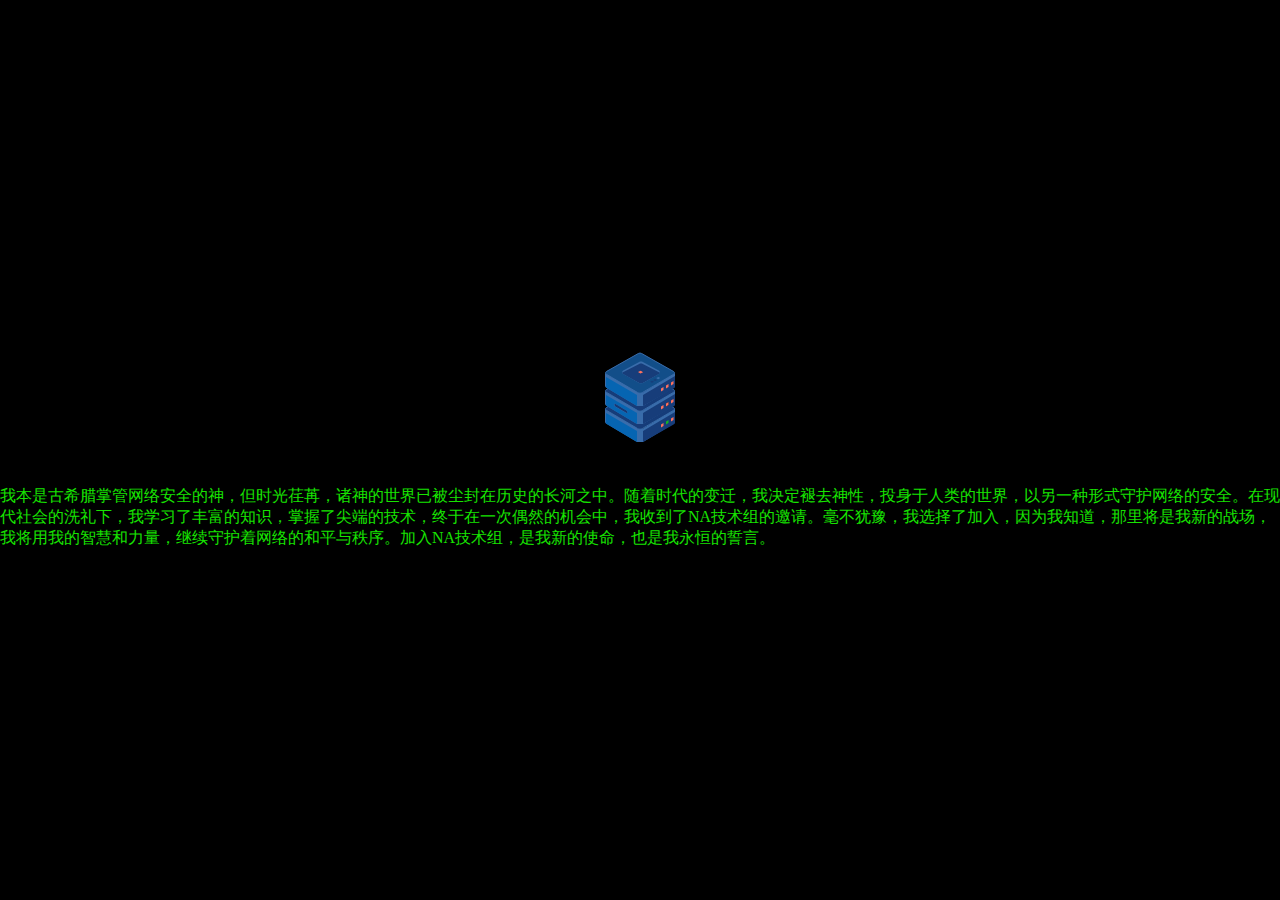
<file: Switch.html>
<!DOCTYPE html>
<html lang="en">

<head>
  <meta charset="UTF-8">
  <meta name="viewport" content="width=device-width, initial-scale=1.0">
  <title>Document</title>
</head>
<style>
  body,
  html {
    height: 100%;
    margin: 0;
    background-color: rgb(0, 0, 0);
    /* 设置背景颜色为黑色 */
    display: flex;
    justify-content: center;
    /* 水平居中 */
    align-items: center;
    /* 垂直居中 */
  }

  /* From Uiverse.io by Juanes200122 */
  .container_SevMini {
    display: flex;
    justify-content: center;
    align-items: center;
    flex-direction: column;
  }

  .Ghost {
    transform: translate(0px, -25px);
    z-index: -1;
    animation: opacidad 4s infinite ease-in-out;
  }

  @keyframes opacidad {
    0% {
      opacity: 1;
      scale: 1;
    }

    50% {
      opacity: 0.5;
      scale: 0.9;
    }

    100% {
      opacity: 1;
      scale: 1;
    }
  }

  @keyframes estroboscopico {
    0% {
      opacity: 1;
    }

    50% {
      opacity: 0;
    }

    51% {
      opacity: 1;
    }

    100% {
      opacity: 1;
    }
  }

  @keyframes rebote {

    0%,
    100% {
      transform: translateY(0);
    }

    50% {
      transform: translateY(-10px);
    }
  }

  @keyframes estroboscopico1 {

    0%,
    50%,
    100% {
      fill: rgb(255, 95, 74);
    }

    25%,
    75% {
      fill: rgb(16, 53, 115);
    }
  }

  @keyframes estroboscopico2 {

    0%,
    50%,
    100% {
      fill: #17e300;
    }

    25%,
    75% {
      fill: #17e300b4;
    }
  }

  .SevMini {
    animation: rebote 4s infinite ease-in-out;
  }

  #strobe_led1 {
    animation: estroboscopico 0.5s infinite;
  }

  #strobe_color1 {
    animation: estroboscopico2 0.8s infinite;
  }

  #strobe_color3 {
    animation: estroboscopico1 0.8s infinite;
    animation-delay: 3s;
  }
</style>

<body>
  <div class="container_SevMini">
    <div class="SevMini">
      <svg width="74" height="90" viewBox="0 0 74 90" fill="none" xmlns="http://www.w3.org/2000/svg">
        <path d="M40 76.5L72 57V69.8615C72 70.5673 71.628 71.2209 71.0211 71.5812L40 90V76.5Z" fill="#396CAA"></path>
        <path d="M34 75.7077L2 57V69.8615C2 70.5673 2.37203 71.2209 2.97892 71.5812L34 90V75.7077Z" fill="#396DAC">
        </path>
        <path d="M34 76.5H40V90H34V76.5Z" fill="#396CAA"></path>
        <path
          d="M3.27905 55.593L35.2806 37.5438C36.3478 36.9419 37.6522 36.9419 38.7194 37.5438L70.721 55.593C71.7294 56.1618 71.7406 57.6102 70.7411 58.1945L39.2712 76.593C37.8682 77.4133 36.1318 77.4133 34.7288 76.593L3.25887 58.1945C2.25937 57.6102 2.27061 56.1618 3.27905 55.593Z"
          fill="#163C79" stroke="#396CAA"></path>
        <path d="M40 79L72 60V70.4001C72 71.1151 71.6183 71.7758 70.9987 72.1329L40 90V79Z" fill="#173D7A"></path>
        <path d="M34 79L3 61V71.5751L34 90V79Z" fill="#0665B2"></path>
        <path id="strobe_color1" d="M58 72.5L60.5 71V74L58 75.5V72.5Z" fill="#FF715E"></path>
        <path id="strobe_color2" d="M63 69.5L65.5 68V71L63 72.5V69.5Z" fill="#17e300b4"></path>
        <path d="M68 66.5L70.5 65V68L68 69.5V66.5Z" fill="#FF715E"></path>
        <path d="M40 58.5L72 39V51.8615C72 52.5673 71.628 53.2209 71.0211 53.5812L40 72V58.5Z" fill="#396CAA"></path>
        <path d="M34 57.7077L2 39V51.8615C2 52.5673 2.37203 53.2209 2.97892 53.5812L34 72V57.7077Z" fill="#396DAC">
        </path>
        <path d="M34 58.5H40V72H34V58.5Z" fill="#396CAA"></path>
        <path
          d="M3.27905 37.593L35.2806 19.5438C36.3478 18.9419 37.6522 18.9419 38.7194 19.5438L70.721 37.593C71.7294 38.1618 71.7406 39.6102 70.7411 40.1945L39.2712 58.593C37.8682 59.4133 36.1318 59.4133 34.7288 58.593L3.25887 40.1945C2.25937 39.6102 2.27061 38.1618 3.27905 37.593Z"
          fill="#163C79" stroke="#396CAA"></path>
        <path d="M40 61L72 42V52.4001C72 53.1151 71.6183 53.7758 70.9987 54.1329L40 72V61Z" fill="#173D7A"></path>
        <path d="M34 61L3 43V53.5751L34 72V61Z" fill="#0665B2"></path>
        <path d="M58 54.5L60.5 53V56L58 57.5V54.5Z" fill="#FF715E"></path>
        <path d="M63 51.5L65.5 50V53L63 54.5V51.5Z" fill="black"></path>
        <path id="strobe_color1" d="M63 51.5L65.5 50V53L63 54.5V51.5Z" fill="#FF715E"></path>
        <path d="M68 48.5L70.5 47V50L68 51.5V48.5Z" fill="#FF715E"></path>
        <path d="M40 40.5L72 21V33.8615C72 34.5673 71.628 35.2209 71.0211 35.5812L40 54V40.5Z" fill="#396CAA"></path>
        <path d="M34 39.7077L2 21V33.8615C2 34.5673 2.37203 35.2209 2.97892 35.5812L34 54V39.7077Z" fill="#396DAC">
        </path>
        <path d="M34 40.5H40V54H34V40.5Z" fill="#396CAA"></path>
        <path
          d="M3.27905 19.593L35.2806 1.54381C36.3478 0.941872 37.6522 0.941872 38.7194 1.54381L70.721 19.593C71.7294 20.1618 71.7406 21.6102 70.7411 22.1945L39.2712 40.593C37.8682 41.4133 36.1318 41.4133 34.7288 40.593L3.25887 22.1945C2.25937 21.6102 2.27061 20.1618 3.27905 19.593Z"
          fill="#124E89" stroke="#396CAA"></path>
        <path d="M40 43L72 24V34.4001C72 35.1151 71.6183 35.7758 70.9987 36.1329L40 54V43Z" fill="#173D7A"></path>
        <path d="M34 43L3 25V35.5751L34 54V43Z" fill="#0665B2"></path>
        <path d="M68 30.5L70.5 29V32L68 33.5V30.5Z" fill="#FF715E"></path>
        <path id="strobe_color3" d="M58 36.5L60.5 35V38L58 39.5V36.5Z" fill="#FF715E"></path>
        <path d="M63 33.5L65.5 32V35L63 36.5V33.5Z" fill="#FF715E"></path>
        <path
          d="M20.1902 22.0719C18.8101 21.3026 18.8252 19.3119 20.2168 18.5636L36.1054 10.0189C37.2884 9.3827 38.7116 9.3827 39.8946 10.0189L55.7832 18.5636C57.1748 19.3119 57.1899 21.3026 55.8098 22.0719L40.4345 30.6429C38.9211 31.4865 37.0789 31.4865 35.5655 30.6429L20.1902 22.0719Z"
          fill="#396CAA"></path>
        <path
          d="M11 52.755C11 51.9801 11.8432 51.4997 12.5098 51.8947L23.5196 58.419C24.1273 58.7792 24.5 59.4332 24.5 60.1396V60.245C24.5 61.0199 23.6568 61.5003 22.9902 61.1053L11.9804 54.581C11.3727 54.2208 11 53.5668 11 52.8604V52.755Z"
          fill="#396CAA"></path>
        <mask id="mask0_2_176" style="mask-type:alpha" maskUnits="userSpaceOnUse" x="11" y="51" width="14" height="11">
          <path
            d="M11 52.755C11 51.9801 11.8432 51.4997 12.5098 51.8947L23.5196 58.419C24.1273 58.7792 24.5 59.4332 24.5 60.1396V60.245C24.5 61.0199 23.6568 61.5003 22.9902 61.1053L11.9804 54.581C11.3727 54.2208 11 53.5668 11 52.8604V52.755Z"
            fill="#396CAA"></path>
        </mask>
        <g mask="url(#mask0_2_176)">
          <path
            d="M11.5 52.7417C11.5 51.9803 12.3349 51.5138 12.9833 51.9128L23.5482 58.4143C24.1397 58.7783 24.5 59.4231 24.5 60.1176V61.5L12.4598 54.4195C11.8651 54.0698 11.5 53.4315 11.5 52.7417V52.7417Z"
            fill="#163874"></path>
        </g>
        <mask id="mask1_2_176" style="mask-type:alpha" maskUnits="userSpaceOnUse" x="19" y="9" width="38" height="23">
          <path
            d="M20.1902 22.0719C18.8101 21.3026 18.8252 19.3119 20.2168 18.5636L36.1054 10.0189C37.2884 9.3827 38.7116 9.3827 39.8946 10.0189L55.7832 18.5636C57.1748 19.3119 57.1899 21.3026 55.8098 22.0719L40.4345 30.6429C38.9211 31.4865 37.0789 31.4865 35.5655 30.6429L20.1902 22.0719Z"
            fill="#396CAA"></path>
        </mask>
        <g mask="url(#mask1_2_176)">
          <path
            d="M18 21.3115L36.167 11.9451C37.3171 11.3521 38.6829 11.3521 39.833 11.9451L58 21.3115L40.3567 30.7405C38.8841 31.5275 37.1159 31.5275 35.6433 30.7405L18 21.3115Z"
            fill="#173D7A"></path>
        </g>
        <path d="M37.447 21.565L35 19.9799L37.6941 18.66L40.141 20.245L37.447 21.565Z" fill="#FF715E"></path>
        <path d="M48.9738 30.8646L47.0741 29.7745L49.1792 28.684L51.0789 29.7741L48.9738 30.8646Z" fill="#173E7B">
        </path>
        <path d="M52.0661 29.0093L50.1635 27.9242L52.2657 26.8282L54.1682 27.9133L52.0661 29.0093Z" fill="#173E7B">
        </path>
        <path id="strobe_led1" d="M55.1521 27.1464L53.2538 26.054L55.3602 24.9661L57.2585 26.0586L55.1521 27.1464Z"
          fill="#3A6DAB"></path>
      </svg>
    </div>
    <div class="Ghost">
      <svg width="60" height="36" viewBox="0 0 60 36" fill="none" xmlns="http://www.w3.org/2000/svg">
        <path
          d="M1.96545 19.4296C0.643777 18.6484 0.658726 16.7309 1.99242 15.9705L28.0186 1.12982C29.2467 0.429534 30.7533 0.429533 31.9814 1.12982L58.0076 15.9704C59.3413 16.7309 59.3562 18.6484 58.0346 19.4296L32.5442 34.4962C30.9749 35.4238 29.0251 35.4238 27.4558 34.4962L1.96545 19.4296Z"
          fill="#3C4F6D"></path>
      </svg>
    </div>
    <div style="color: #17e300;">我本是古希腊掌管网络安全的神，但时光荏苒，诸神的世界已被尘封在历史的长河之中。随着时代的变迁，我决定褪去神性，投身于人类的世界，以另一种形式守护网络的安全。在现代社会的洗礼下，我学习了丰富的知识，掌握了尖端的技术，终于在一次偶然的机会中，我收到了NA技术组的邀请。毫不犹豫，我选择了加入，因为我知道，那里将是我新的战场，我将用我的智慧和力量，继续守护着网络的和平与秩序。加入NA技术组，是我新的使命，也是我永恒的誓言。</div>
  </div>

</body>

</html>
</file>
<file: style.css>
/* 这是引入了一些字体 */
@import url("https://fonts.googleapis.com/css?family=Poppins:300,400,500,600,700,800,900&display=swap");

* {
  margin: 0;
  padding: 0;
  box-sizing: border-box;
  font-family: "Poppins", sans-serif;
  /* 当用户手动导航或者 CSSOM scrolling API 触发滚动操作时 */
  scroll-behavior: smooth;
}

body {
  /* width: 100vw !important;
  min-height: 100vh; */
  /* overflow: hidden; */
  /* overflow-x: hidden; */
  background: linear-gradient(#110d17, #132752);
}

header {
  position: absolute;
  top: 0;
  left: 0;
  width: 100%;
  padding: 30px 100px;
  display: flex;
  justify-content: space-between;
  align-items: center;
  z-index: 10000;
}

header .logo {
  color: #fff;
  font-weight: 700;
  text-decoration: none;
  font-size: 2em;
  text-transform: uppercase;
  /* 大写 */
  letter-spacing: 2px;
  /* 字符间距 */
}

header ul {
  display: flex;
  justify-content: center;
  align-items: center;
}

header ul li {
  list-style: none;
  margin-left: 20px;
}

header ul li a {
  text-decoration: none;
  padding: 6px 15px;
  color: #fff;
  border-radius: 20px;
}

header ul li a:hover
/* header ul li a.active*/ {
  background: #fff;
  color: #2b1055;
}

section {
  position: relative;
  width: 100%;
  height: 100vh;
  padding: 100px;
  display: flex;
  justify-content: center;
  align-items: center;
  overflow: hidden;
}

section::before {
  content: "";
  position: absolute;
  bottom: 0;
  width: 100%;
  height: 100px;
  background: linear-gradient(to top, #1c0522, transparent);
  z-index: 1000;
}

section img {
  position: absolute;
  top: 0;
  left: 0;
  width: 100%;
  height: 100%;
  /* object-fit CSS 属性指定可替换元素（例如：<img> 或 <video>）的内容应该如何适应到其使用高度和宽度确定的框。 */
  object-fit: cover;
  pointer-events: none;
}

section img#moon {
  /* mix-blend-mode CSS 属性描述了元素的内容应该与元素的直系父元素的内容和元素的背景如何混合。 */
  mix-blend-mode: screen;
}

section img#mountains_front {
  z-index: 10;
}

#text {
  position: absolute;
  right: -350px;
  color: #fff;
  white-space: nowrap;
  font-size: 7.5vw;
  z-index: 9;
}

#btn {
  text-decoration: none;
  display: inline-block;
  padding: 8px 30px;
  border-radius: 40px;
  background: #fff;
  color: #2b1055;
  font-size: 1.5em;
  z-index: 9;
  transform: translateY(100px);
}

.sec {
  position: relative;
  padding: 100px;
  background: #1c0522;
}

.sec h2 {
  font-size: 3.5em;
  margin-bottom: 10px;
  color: #fff;
}

.sec p {
  font-size: 1em;
  color: #fff;
}

.department-desc {
  font-size: 22px;
  /* 增大的字体大小，使其更易于阅读 */
  text-align: center;
  margin-bottom: 25px;
  /* 增加的边距以获得更好的间距 */
  white-space: pre-line;
  /* 确保内容中的换行符得到尊重 */
}

/* 底部区块的样式 */
.footer {
  width: 100%;
  display: flex;
  justify-content: center;
  margin: 0 auto;
  /* 背景使用从蓝色到浅蓝色的线性渐变 */
  background: linear-gradient(
    135deg,
    rgb(92, 188, 223),
    rgba(21, 139, 217, 0.5)
  );
  /* 文本颜色设为白色 */
  color: white;
  /* 设置底部区块的内边距 */
  padding: 50px;
}

/* 底部数据内容的样式 */
.footer__data {
  /* 弹性项目的宽度设为容器的20% */
  flex-basis: 17%;
  /* 每个数据内容的外边距 */
  margin: 10px;
}

/* 底部标题和副标题的样式 */
.footer__title,
.footer__subtitle {
  font-size: 1.5em;
  margin-bottom: 20px;
  /* 设置字体加粗 */
  font-weight: bold;
  /* white-space: ; */
}

/* 底部描述的样式 */
.footer__description {
  font-size: 1.2em;
  color: #ffffff;
  /* 设置顶部和底部的外边距 */
  margin: 10px 0;
}

/* 底部链接的样式 */
.footer__link {
  margin-bottom: 10px;
  /* 文本颜色设为白色 */
  color: white;
  /* 移除链接的下划线 */
  text-decoration: none;
  /* 将链接显示为块级元素 */
  display: block;
  margin-left: 0;
}

/* 底部版权部分的样式 */
.footer__rights {
  margin-top: 40px;
  /* 文本居中对齐 */
  text-align: center;
}

/* 底部条款链接的样式 */
.footer__terms-link {
  /* 文本颜色设为白色 */
  color: white;
  /* 移除链接的下划线 */
  text-decoration: none;
  /* 设置左右的外边距 */
  margin: 0 10px;
}

.footer__copy {
  color: #ffffff;
}

/* 网格布局，用于灵活地排列内容 */
.grid {
  /* 使用弹性布局 */
  display: flex;
  /* 项目之间平均分配空间 */
  justify-content: space-between;
  /* 允许项目在下一行换行 */
  flex-wrap: wrap;
}

/* 光标样式
.img {
  width: 50px;
  height: 50px;
  position: absolute;
  background-image: url('./images/pm.gif');
  background-size: cover;
} */

.container {
  position: relative;
  display: flex;
  justify-content: center;
  align-items: center;
  width: 300px;
  height: 300px;
  transition: 0.5s ease;
  transform-style: preserve-3d;
  user-select: none;
  cursor: crosshair;
}

.container:hover {
  transform: rotateX(45deg) rotateY(-30deg) scale(1.3);
}

.container .ring {
  position: absolute;
  width: 100%;
  height: 100%;
  border-radius: 50%;
  mask: radial-gradient(
    #0000 var(--i),
    #000 var(--i),
    #000 var(--o),
    #0000 var(--o)
  );
  transition: 0.3s;
}

.container .ring-1 {
  background: conic-gradient(#0ff 100%, #0000 100%);
  --i: 70%;
  --o: 71%;
}

.container .ring-2 {
  background: conic-gradient(
    #0ff 5%,
    #0000 5%,
    #0000 9%,
    #0ff 9%,
    #0ff 20%,
    #0000 20%,
    #0000 25%,
    #0ff 25%,
    #0ff 37%,
    #0000 37%,
    #0000 42%,
    #0ff 42%,
    #0ff 49%,
    #0000 49%,
    #0000 55%,
    #0ff 55%,
    #0ff 65%,
    #0000 65%,
    #0000 72%,
    #0ff 72%,
    #0ff 80%,
    #0000 80%,
    #0000 86%,
    #0ff 86%,
    #0ff 95%,
    #0000 95%
  );
  --i: 57%;
  --o: 60%;
  animation: animate 7s ease-in-out infinite alternate;
}

.container .ring-3 {
  background: conic-gradient(#ffd000 85%, #0000 85%);
  --i: 50%;
  --o: 50.7%;
  animation: animate 3s ease-in-out infinite alternate;
}

.container .ring-4 {
  background: conic-gradient(
    #0000 35%,
    #0ff 35%,
    #0ff 40%,
    #0000 40%,
    #0000 67%,
    #0ff 67%,
    #0ff 71%,
    #0000 71%
  );
  --i: 40%;
  --o: 44%;
  animation: animate 4s ease-in-out infinite alternate;
}

.container .ring-5-1 {
  background: conic-gradient(
    #0000 20%,
    #0ff 20%,
    #0ff 40%,
    #0000 40%,
    #0000 67%,
    #0ff 67%,
    #0ff 85%,
    #0000 85%
  );
  --i: 39.5%;
  --o: 40%;
  animation: animate 4s ease-in-out infinite alternate;
}

.container .ring-5-2 {
  background: conic-gradient(
    #0000 20%,
    #0ff 20%,
    #0ff 40%,
    #0000 40%,
    #0000 67%,
    #0ff 67%,
    #0ff 85%,
    #0000 85%
  );
  --i: 37.5%;
  --o: 38%;
  animation: animate 4s ease-in-out infinite alternate;
}

.container .ring-6 {
  background: conic-gradient(
    #0000 20%,
    #0ff 20%,
    #0ff 35%,
    #0000 35%,
    #0000 67%,
    #0ff 67%,
    #0ff 95%,
    #0000 95%
  );
  --i: 30%;
  --o: 30.5%;
  animation: animate 2s ease-in-out infinite alternate;
}

.container .ring-7 {
  background: conic-gradient(#0ff 100%, #0000 100%);
  --i: 16%;
  --o: 17.3%;
}

.container .ring-8 {
  background: conic-gradient(#ffd000 75%, #0000 75%);
  --i: 10%;
  --o: 11%;
  animation: animate 5s ease-in-out infinite alternate;
}

.container .ring-9 {
  background: conic-gradient(#0ff 100%, #0000 100%);
  --i: 3%;
  --o: 3.4%;
}

.container .ring-8,
.container .ring-9 {
  transform: translateZ(0);
  /* 初始化为0，以便在:hover时产生动画效果 */
}

.container:hover .ring-2,
.container:hover .ring-4,
.container:hover .ring-5-1,
.container:hover .ring-5-2 {
  transform: translateZ(50px);
}

.container:hover .ring-8,
.container:hover .ring-9 {
  transform: translateZ(120px);
}

@keyframes animate {
  to {
    transform: rotateZ(360deg);
    /* 使用rotateZ代替rotate */
  }
}

/* ---------------------------- */
.main-container {
  width: 100%;
  margin: 0 auto;
  display: flex;
  background: linear-gradient(#110d17, #132752);
  /*背景色*/
}

/* --------------------------,不同部门导航栏 */
.bar {
  display: flex;
  align-items: center;
  margin-left: 7vw;
  justify-content: left;
  height: 100vh;
}

.bar li {
  list-style: none;
}

.bar ul {
  position: relative;
  transform: skewY(-15deg);
}

.bar ul li {
  position: relative;
  width: 200px;
  background: #161a2f;
  /* 抽屉颜色 */
  z-index: var(--z);
  padding: 15px;
  border-bottom: 1px solid #060e3b;
  /* 每个抽屉直接间隙的颜色 */
  transition: 0.5s;
  /*过渡动画*/
}

.bar ul li:hover {
  transform: translate(50px, 10px) scale(1.1);
  /* scale: 放大1.1倍 */
  background: #093a75;
}

.bar ul li a {
  color: #999;
  /* 文字颜色 */
  letter-spacing: 8px;
  text-decoration: none;
  /* 消除文字的下滑线 */
}

.bar ul li:hover a {
  color: #fff;
}

.bar ul li::before {
  content: "";
  width: 40px;
  height: 100%;
  background: #161a2f;
  display: block;
  position: absolute;
  left: -40px;
  top: 0;
  transform: skewY(45deg);
  transform-origin: right;
  transition: 0.5s;
}

.bar ul li:hover::before {
  background: #072e5e;
  /* 在hover颜色上再下移一点点，加深，目的是做阴影 */
}

.bar ul li::after {
  content: "";
  width: 100%;
  height: 40px;
  background: #161a2f;
  display: block;
  position: absolute;
  left: 0px;
  top: -40px;
  transform: skewX(45deg);
  transform-origin: bottom;
  transition: 0.5s;
}

.bar ul li:hover::after {
  background: #0a4286;
  /* 在hover颜色上再上移一点点 */
}

.bar ul li:lasst-child::after {
  box-shadow: -120px 120px 20px rgba(0, 0, 0, 0.25);
}

/* ----------------------------------,以下为全屏扩展卡片 */
.mr2 {
  margin-right: 1rem;
}

.ml2 {
  margin-left: 1rem;
}

.article-title {
  font-size: 2.5rem;
  color: #999;
  /* 标题字体颜色，下文expanded则为点击全屏的css选择器 */
  line-height: 1;
  font-family: "Roboto Condensed", sans-serif;
  text-align: center;
  letter-spacing: 0.025em;
  transition: font-size 0.45s ease-in-out, color 0.3s ease-out;
}

.header-image1 {
  height: 220px;
  background-image: url(./images/jsb3.jpg);
  /* 这是示例图片，建议部门合照啥的 */
  background-size: cover;
  background-position: center;
  margin-bottom: 3rem;
  position: relative;
  transition: all 0.45s ease-in-out;
}

.header-image2 {
  height: 220px;
  background-image: url(./images/11.jpg);
  /* 这是示例图片，建议部门合照啥的 */
  background-size: cover;
  background-position: center;
  margin-bottom: 3rem;
  position: relative;
  transition: all 0.45s ease-in-out;
}

.header-image3 {
  height: 220px;
  background-image: url(./images/msb2.jpeg);
  /* 这是示例图片，建议部门合照啥的 */
  background-size: cover;
  background-position: center;
  margin-bottom: 3rem;
  position: relative;
  transition: all 0.45s ease-in-out;
}

.header-image4 {
  height: 220px;
  background-image: url(./images/xcb3.jpeg);
  /* 这是示例图片，建议部门合照啥的 */
  background-size: cover;
  background-position: center;
  margin-bottom: 3rem;
  position: relative;
  transition: all 0.45s ease-in-out;
}

.header-image5 {
  height: 220px;
  background-image: url(./images/wlb2.jpeg);
  /* 这是示例图片，建议部门合照啥的 */
  background-size: cover;
  background-position: center;
  margin-bottom: 3rem;
  position: relative;
  transition: all 0.45s ease-in-out;
}

.overlay {
  transition: all 0.3s ease-in-out;
  opacity: 0;
  position: absolute;
  top: 0;
  right: 0;
  bottom: 0;
  left: 0;
}

.title-wrap {
  transform: translateY(0);
  transition: transform 0.45s ease-in;
}

.drop-cap {
  font-size: 55px;
  line-height: 28px;
}

.wrapper {
  margin-left: 500px;
  left: 0;
  height: 630px;
  display: flex;
  align-items: center;
  justify-content: center;
  min-height: 100vh;
}

.book__cover-exerpt {
  color: #6a6a6a;
  /* 正文字体颜色 */
  padding: 1rem 1.5rem;
  line-height: 1.6;
  text-align: center;
  opacity: 1;
  max-width: 370px;
  margin: 0 auto;
  display: block;
  transition: all 0.25s ease-in-out;
  z-index: 999;
}

.book__cover {
  height: 100%;
  width: 100%;
  background-color: #1b223f;
  /* 背景颜色 */
}

.book__content {
  text-align: justify;
  word-wrap: break-word;
  font-size: 1.1rem;
  opacity: 0;
  transition: all 1.5s ease-in-out;
  max-width: 750px;
  margin: 0 auto 6rem;
  padding: 0 2rem;
  /* 正文距左侧的间距 */
  margin-left: 50px;
}

.book__content p {
  line-height: 1.8;
  color: #3a3a3a;
  margin-bottom: 2.5rem;
}

.book {
  position: absolute;
  overflow: hidden;
  margin-top: -250px;
  margin-left: 200px;
  background: white;
  height: 580px;
  width: 400px;
  /* 阴影颜色 */
  box-shadow: 0 20px 30px -10px #2d1d98;
  transition: all 0.5s ease-in-out;
  z-index: 999;
}

.book:hover {
  box-shadow: 0 6px 50px 10px #122d67;
  /* 阴影颜色（hover状态下） */
}

.book--expanded {
  position: relative;
  margin-left: -200px;
  margin-top: -50px;
  height: 800px;
  width: 700px;
  overflow-y: scroll;
  background-color: #161a2f;
  /* 全屏状态下的背景颜色*/
  z-index: 999;
}

.book--expanded .overlay {
  opacity: 0.95;
}

.book--expanded .article-title {
  color: lightslategray;
  /* 全屏下的标题颜色，自己设置吧 */
  font-size: 64px;
  letter-spacing: 0.05em;
}

.book--expanded .title-wrap {
  /* 标题上移的高度 */
  transform: translateY(-170px);
  color: white;
}

.book--expanded .book__cover-exerpt {
  opacity: 0;
}

.book--expanded .book__cover {
  height: 220px;
  /* 全屏状态下图片占比 */
  margin-bottom: 6rem;
  /* 全屏状态下正文首行高度 */
}

.book--expanded .book__content {
  opacity: 1;
}

.book--expanded .header-image {
  height: 100%;
  /* 全屏状态下图片与正文之间的缝隙 */
}

span {
  /* 首行距左侧的间距，突出大字效果 */
  margin-left: -35px;
  /* color:     (全屏状态下第一个大字的颜色) */
}

span .fa {
  font-size: 17px;
  margin-left: 20px;
}
/* -----------------------图片CSS */
.box {
  position: absolute;
  margin-top: -250px;
  margin-left: -470px;
  width: 600px;
  height: 400px;
  overflow: hidden;
  z-index: 800;
}

.scroll-container {
  display: flex;
  width: 100%;
  height: 100%;
  padding-bottom: 15px;
  gap: 12px;
  scroll-snap-type: x mandatory;
  overflow: auto;
}

.box .item {
  object-fit: cover;
  width: 0;
  flex: 0 0 100%;
  /* 定义了滚动容器吸附位置 */
  scroll-snap-align: start;
  /* 定义了滚动容器是否可“越过”吸附位置 */
  scroll-snap-stop: always;
  border-radius: 8px;
}

/* 表格 */
.form {
  display: flex;
  flex-direction: column;
  align-self: center;
  font-family: inherit;
  gap: 10px;
  padding-inline: 2em;
  padding-bottom: 0.4em;
  background-color: #171717;
  border-radius: 20px;
}

.form-heading {
  text-align: center;
  margin: 2em;
  color: #64ffda;
  font-size: 1.2em;
  background-color: transparent;
  align-self: center;
}

.form-field {
  display: flex;
  align-items: center;
  justify-content: center;
  gap: 0.5em;
  border-radius: 10px;
  padding: 0.6em;
  border: none;
  outline: none;
  color: white;
  background-color: #171717;
  box-shadow: inset 2px 5px 10px rgb(5, 5, 5);
}

.input-field {
  background: none;
  border: none;
  outline: none;
  width: 100%;
  color: #ccd6f6;
  padding-inline: 1em;
}

.sendMessage-btn {
  cursor: pointer;
  margin-bottom: 3em;
  padding: 1em;
  border-radius: 10px;
  border: none;
  outline: none;
  background-color: transparent;
  color: #64ffda;
  font-weight: bold;
  outline: 1px solid #64ffda;
  transition: all ease-in-out 0.3s;
}

.sendMessage-btn:hover {
  transition: all ease-in-out 0.3s;
  background-color: #64ffda;
  color: #000;
  cursor: pointer;
  box-shadow: inset 2px 5px 10px rgb(5, 5, 5);
}

.form-card1 {
  background-image: linear-gradient(163deg, #64ffda 0%, #64ffda 100%);
  border-radius: 22px;
  transition: all 0.3s;
}

.form-card1:hover {
  box-shadow: 0px 0px 30px 1px rgba(100, 255, 218, 0.3);
}

.form-card2 {
  border-radius: 0;
  transition: all 0.2s;
}

.form-card2:hover {
  transform: scale(0.98);
  border-radius: 20px;
}

@keyframes dance6123 {
  to {
    background-position: var(--width);
  }
}

.apply-form .form-row {
  /* 使用flex布局，使子元素可以灵活布局 */
  display: flex;
  /* 设置flex布局的方向为垂直列 */
  flex-direction: column;
  margin-bottom: 10px;
}

/* 提交的表格 */
.login-box {
  /* 设置弹性盒子的属性,使其为块级元素 */
  position: relative;
  top: 50%;
  left: 50%;
  width: 400px;
  padding: 40px;
  transform: translate(-50%, -50%);
  background: rgba(24, 20, 20, 0.987);
  box-sizing: border-box;
  box-shadow: 0 15px 25px rgba(0, 0, 0, 0.6);
  border-radius: 10px;
}

.login-box .user-box {
  position: relative;
}

.login-box .user-box input {
  width: 100%;
  padding: 10px 0;
  font-size: 16px;
  color: #fff;
  margin-bottom: 30px;
  border: none;
  border-bottom: 1px solid #fff;
  outline: none;
  background: transparent;
}

.login-box .user-box label {
  position: absolute;
  top: 0;
  left: 0;
  padding: 10px 0;
  font-size: 16px;
  color: #fff;
  pointer-events: none;
  transition: 0.5s;
}

.login-box .user-box input:focus ~ label,
.login-box .user-box input:valid ~ label {
  top: -20px;
  left: 0;
  color: #bdb8b8;
  font-size: 12px;
}

.login-box form button {
  position: relative;
  display: inline-block;
  padding: 10px 20px;
  color: #ffffff;
  font-size: 16px;
  text-decoration: none;
  text-transform: uppercase;
  overflow: hidden;
  transition: 0.5s;
  margin-top: 40px;
  letter-spacing: 4px;
}

.login-box button:hover {
  background: #03f40f;
  color: #fff;
  border-radius: 5px;
  box-shadow: 0 0 5px #03f40f, 0 0 25px #03f40f, 0 0 50px #03f40f,
    0 0 100px #03f40f;
}

.login-box button span {
  position: absolute;
  display: block;
}

@keyframes btn-anim1 {
  0% {
    left: -100%;
  }

  50%,
  100% {
    left: 100%;
  }
}

.login-box a span:nth-child(1) {
  bottom: 2px;
  left: -100%;
  width: 100%;
  height: 2px;
  background: linear-gradient(90deg, transparent, #03f40f);
  animation: btn-anim1 2s linear infinite;
}

/* 兼容移动端 */

/* 
img {
  max-width: 100%;
  height: auto;
} */

@media (max-width: 768px) {
  body {
    width: 100%;
    /* height: 3338px; */
    background: linear-gradient(#110d17, #132752);
  }

  /* 在小于 768px 的屏幕上应用的样式 */
  header {
    width: 100%;
    /* width: 414px; */
    font-size: 12px;
    background-color: #c5c6c9 !important;
    padding: 8px;
  }

  header a {
    width: 20px;
    height: 20px;
    margin-bottom: 10px;
  }

  section {
    width: 100%;
  }

  section .container {
    position: fixed;
    width: 300px !important;
    height: 300px;
  }

  .sec {
    font-size: 12px;
  }

  .main-container {
    width: 100%;
    overflow: hidden;
    display: flex;
    flex-direction: column;
    justify-content: center;
    /* align-items: center; */
    /* height:; */
  }

  .main-container .bar {
    width: 100px;
    height: 100px;
    margin-left: 102px;
    margin-top: 160px;
  }

  .main-container .box {
    width: 300px;
    margin-top: -250px;
    margin-left: -595px;
  }

  .main-container .box .scroll-container img {
    width: 100%;
    height: 100%;
  }

  .main-container .wrapper {
    width: 300px !important;
    height: 200px;
  }

  .scroll-container {
    width: 274px;
    height: 200px;
    margin-right: 100px;

    /* margin-left: 102px; */
  }

  .book {
    width: 300px;
    /* display: none; */
    margin-left: -614px;
    margin-top: 50px;
    margin-bottom: 200px;
  }

  .footer {
    margin-top: 300px;
  }
}
</file>
